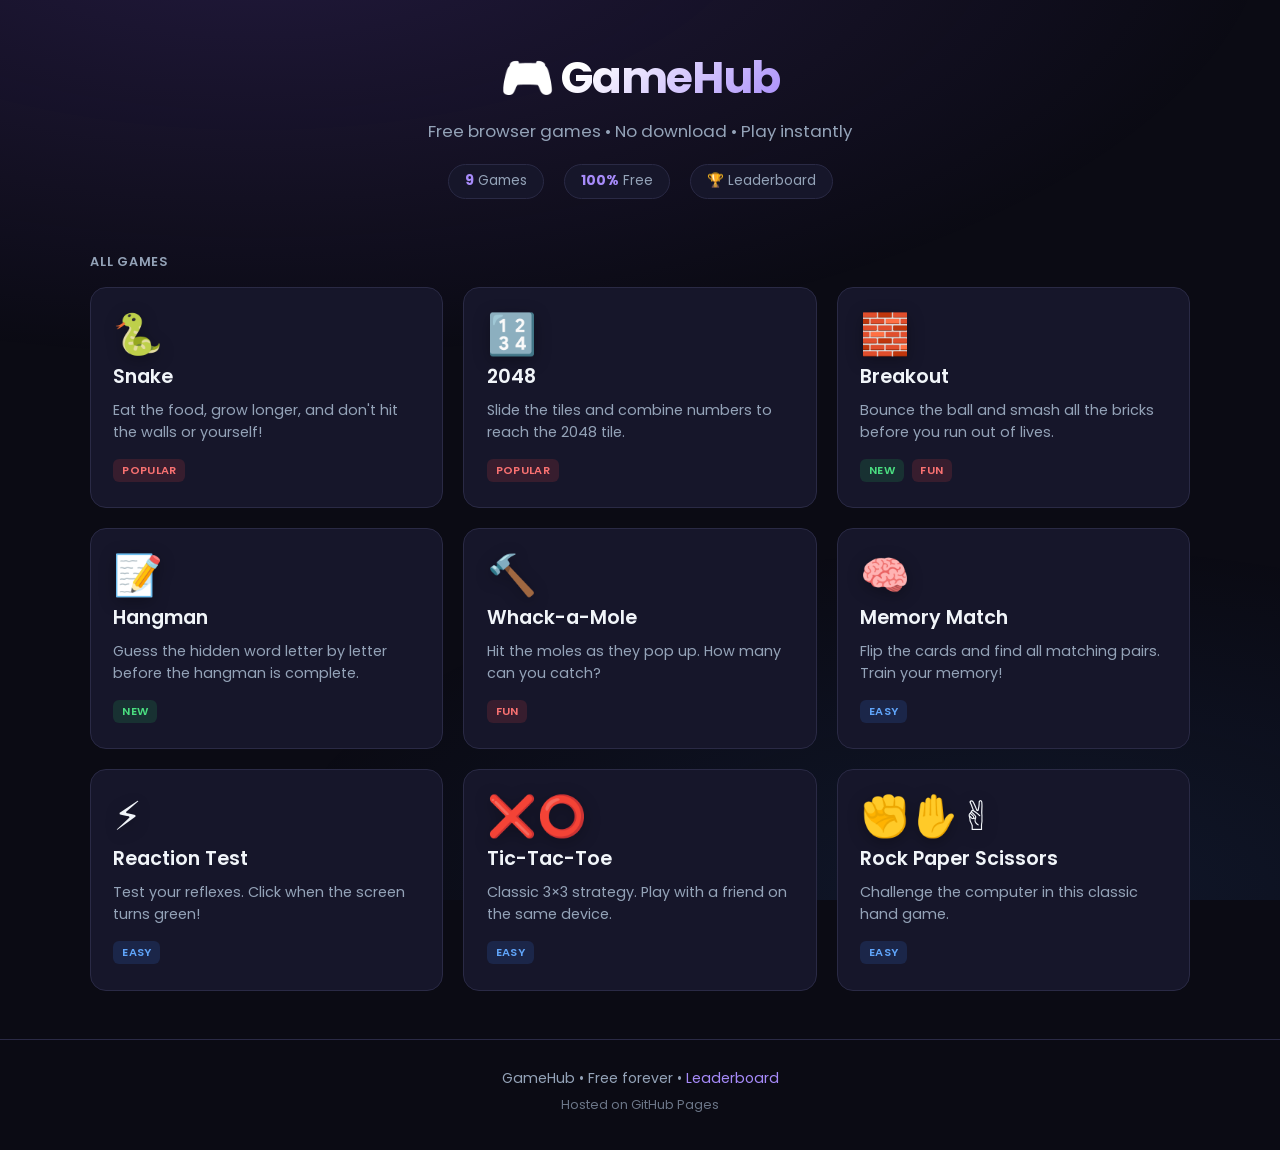
<file: index.html>
<!DOCTYPE html>
<html lang="en">
<head>
  <meta charset="UTF-8" />
  <meta name="viewport" content="width=device-width, initial-scale=1.0" />
  <title>GameHub – Free Browser Games Online</title>
  <meta name="description" content="Play free browser games online – Snake, 2048, Breakout, Hangman, Whack-a-Mole, Memory Match and more. No download required." />
  <meta name="theme-color" content="#0b0b14" />
  <meta property="og:title" content="GameHub – Free Browser Games" />
  <meta property="og:description" content="Play free classic games right in your browser. No download needed." />
  <meta property="og:type" content="website" />
  <link rel="icon" href="data:image/svg+xml,<svg xmlns='http://www.w3.org/2000/svg' viewBox='0 0 100 100'><text y='.9em' font-size='90'>🎮</text></svg>" />
  <link rel="stylesheet" href="css/style.css" />
  <link rel="preconnect" href="https://fonts.googleapis.com" />
  <link rel="preconnect" href="https://fonts.gstatic.com" crossorigin />
  <link href="https://fonts.googleapis.com/css2?family=Poppins:wght@400;600;700&display=swap" rel="stylesheet" />
</head>
<body>
  <header>
    <div class="container">
      <div class="logo">🎮 GameHub</div>
      <p class="tagline">Free browser games • No download • Play instantly</p>
      <div class="stats-bar">
        <div class="stat-pill"><strong>9</strong> Games</div>
        <div class="stat-pill"><strong>100%</strong> Free</div>
        <div class="stat-pill"><a href="leaderboard.html" style="color:inherit;text-decoration:none">🏆 Leaderboard</a></div>
      </div>
    </div>
  </header>

  <main class="container">
    <p class="section-title">All Games</p>
    <section class="games-grid">

      <a href="games/snake.html" class="game-card">
        <div class="game-icon">🐍</div>
        <h2>Snake</h2>
        <p>Eat the food, grow longer, and don't hit the walls or yourself!</p>
        <div class="card-meta">
          <span class="badge badge-hot">Popular</span>
        </div>
      </a>

      <a href="games/2048.html" class="game-card">
        <div class="game-icon">🔢</div>
        <h2>2048</h2>
        <p>Slide the tiles and combine numbers to reach the 2048 tile.</p>
        <div class="card-meta">
          <span class="badge badge-hot">Popular</span>
        </div>
      </a>

      <a href="games/breakout.html" class="game-card">
        <div class="game-icon">🧱</div>
        <h2>Breakout</h2>
        <p>Bounce the ball and smash all the bricks before you run out of lives.</p>
        <div class="card-meta">
          <span class="badge badge-new">New</span>
          <span class="badge badge-hot">Fun</span>
        </div>
      </a>

      <a href="games/hangman.html" class="game-card">
        <div class="game-icon">📝</div>
        <h2>Hangman</h2>
        <p>Guess the hidden word letter by letter before the hangman is complete.</p>
        <div class="card-meta">
          <span class="badge badge-new">New</span>
        </div>
      </a>

      <a href="games/whack.html" class="game-card">
        <div class="game-icon">🔨</div>
        <h2>Whack-a-Mole</h2>
        <p>Hit the moles as they pop up. How many can you catch?</p>
        <div class="card-meta">
          <span class="badge badge-hot">Fun</span>
        </div>
      </a>

      <a href="games/memory.html" class="game-card">
        <div class="game-icon">🧠</div>
        <h2>Memory Match</h2>
        <p>Flip the cards and find all matching pairs. Train your memory!</p>
        <div class="card-meta">
          <span class="badge badge-easy">Easy</span>
        </div>
      </a>

      <a href="games/reaction.html" class="game-card">
        <div class="game-icon">⚡</div>
        <h2>Reaction Test</h2>
        <p>Test your reflexes. Click when the screen turns green!</p>
        <div class="card-meta">
          <span class="badge badge-easy">Easy</span>
        </div>
      </a>

      <a href="games/tictactoe.html" class="game-card">
        <div class="game-icon">❌⭕</div>
        <h2>Tic-Tac-Toe</h2>
        <p>Classic 3×3 strategy. Play with a friend on the same device.</p>
        <div class="card-meta">
          <span class="badge badge-easy">Easy</span>
        </div>
      </a>

      <a href="games/rps.html" class="game-card">
        <div class="game-icon">✊✋✌️</div>
        <h2>Rock Paper Scissors</h2>
        <p>Challenge the computer in this classic hand game.</p>
        <div class="card-meta">
          <span class="badge badge-easy">Easy</span>
        </div>
      </a>

    </section>
  </main>

  <footer>
    <div class="container">
      <p>GameHub • Free forever • <a href="leaderboard.html">Leaderboard</a></p>
      <p style="margin-top:0.4rem;font-size:0.8rem;opacity:0.7">Hosted on GitHub Pages</p>
    </div>
  </footer>
</body>
</html>
</file>
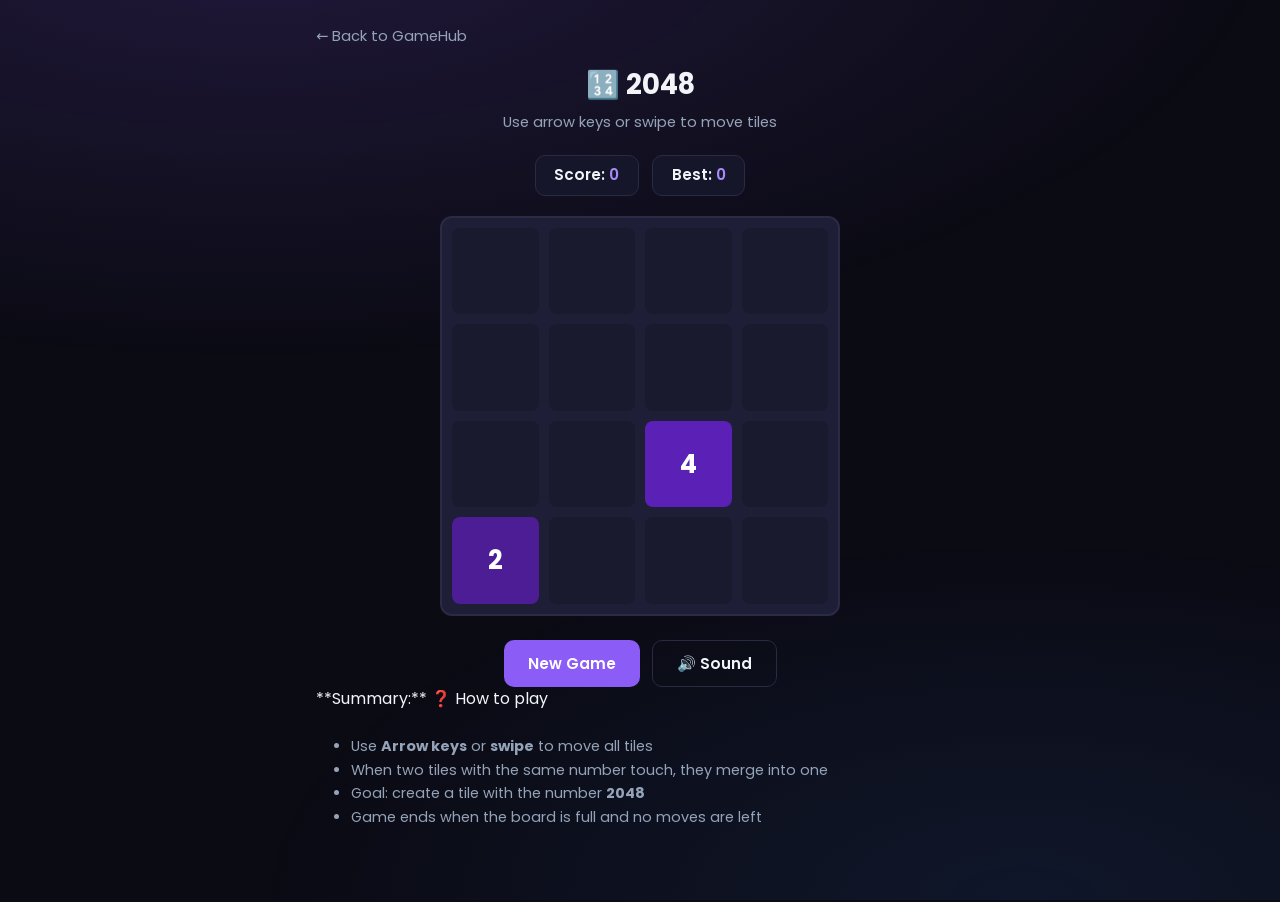
<file: games/2048.html>
<!DOCTYPE html>
<html lang="en">
<head>
  <meta charset="UTF-8" />
  <meta name="viewport" content="width=device-width, initial-scale=1.0" />
  <title>2048 – GameHub</title>
  <meta name="description" content="Play 2048 online free. Slide tiles and reach 2048!" />
  <link rel="icon" href="data:image/svg+xml,<svg xmlns='http://www.w3.org/2000/svg' viewBox='0 0 100 100'><text y='.9em' font-size='90'>🔢</text></svg>" />
  <link rel="stylesheet" href="../css/style.css" />
  <link href="https://fonts.googleapis.com/css2?family=Poppins:wght@400;600;700&display=swap" rel="stylesheet" />
  <style>
    .grid-2048 {
      display: grid;
      grid-template-columns: repeat(4, 1fr);
      gap: 10px;
      background: #1e1e36;
      padding: 10px;
      border-radius: 12px;
      width: min(400px, 90vw);
      margin: 0 auto;
      border: 2px solid #2a2a45;
    }
    .cell-2048 {
      aspect-ratio: 1;
      background: #1a1a2e;
      border-radius: 8px;
      display: flex;
      align-items: center;
      justify-content: center;
      font-size: 1.6rem;
      font-weight: 700;
      color: #fff;
    }
    .t2 { background: #4c1d95; }
    .t4 { background: #5b21b6; }
    .t8 { background: #6d28d9; }
    .t16 { background: #7c3aed; }
    .t32 { background: #8b5cf6; }
    .t64 { background: #a78bfa; color: #1a1a2e; }
    .t128 { background: #c4b5fd; color: #1a1a2e; }
    .t256 { background: #ddd6fe; color: #1a1a2e; }
    .t512 { background: #22c55e; }
    .t1024 { background: #16a34a; }
    .t2048 { background: #fbbf24; color: #1a1a2e; }
    .t4096 { background: #f59e0b; color: #1a1a2e; }
  </style>
</head>
<body>
  <div class="game-page">
    <a href="../index.html" class="back-link">← Back to GameHub</a>
    <h1>🔢 2048</h1>
    <p class="game-info">Use arrow keys or swipe to move tiles</p>

    <div class="score-bar">
      <div class="score-item">Score: <span id="score">0</span></div>
      <div class="score-item">Best: <span id="best">0</span></div>
    </div>

    <div class="grid-2048" id="grid"></div>

    <div class="controls">
      <button class="btn" id="newGame">New Game</button>
      <button class="btn btn-secondary" id="soundBtn">🔊 Sound</button>
    </div>

    **Summary:**
❓ How to play
      <div class="how-to-body">
        <ul>
          <li>Use <strong>Arrow keys</strong> or <strong>swipe</strong> to move all tiles</li>
          <li>When two tiles with the same number touch, they merge into one</li>
          <li>Goal: create a tile with the number <strong>2048</strong></li>
          <li>Game ends when the board is full and no moves are left</li>
        </ul>
      </div>
  </div>

  <script src="../js/sounds.js"></script>
  <script src="../js/leaderboard.js"></script>
  <script>
    const gridEl = document.getElementById('grid');
    document.getElementById('soundBtn').textContent = GameSounds.isEnabled() ? '🔊 Sound' : '🔇 Muted';
    document.getElementById('soundBtn').addEventListener('click', function() {
      this.textContent = GameSounds.toggle() ? '🔊 Sound' : '🔇 Muted';
    });
    const scoreEl = document.getElementById('score');
    const bestEl = document.getElementById('best');
    const newGameBtn = document.getElementById('newGame');

    let board, score, best;
    best = Number(localStorage.getItem('2048Best') || 0);
    bestEl.textContent = best;

    function emptyBoard() {
      return Array.from({ length: 4 }, () => Array(4).fill(0));
    }

    function addRandom() {
      const empty = [];
      for (let r = 0; r < 4; r++)
        for (let c = 0; c < 4; c++)
          if (board[r][c] === 0) empty.push([r, c]);
      if (!empty.length) return;
      const [r, c] = empty[Math.floor(Math.random() * empty.length)];
      board[r][c] = Math.random() < 0.9 ? 2 : 4;
    }

    function render() {
      gridEl.innerHTML = '';
      for (let r = 0; r < 4; r++) {
        for (let c = 0; c < 4; c++) {
          const val = board[r][c];
          const cell = document.createElement('div');
          cell.className = 'cell-2048' + (val ? ' t' + val : '');
          cell.textContent = val || '';
          gridEl.appendChild(cell);
        }
      }
      scoreEl.textContent = score;
      if (score > best) {
        best = score;
        localStorage.setItem('2048Best', best);
        bestEl.textContent = best;
      }
    }

    function slide(row) {
      let arr = row.filter(v => v);
      let merged = false;
      for (let i = 0; i < arr.length - 1; i++) {
        if (arr[i] === arr[i + 1]) {
          arr[i] *= 2;
          score += arr[i];
          arr[i + 1] = 0;
          merged = true;
        }
      }
      if (merged) GameSounds.eat();
      arr = arr.filter(v => v);
      while (arr.length < 4) arr.push(0);
      return arr;
    }

    function move(dir) {
      const prev = JSON.stringify(board);
      if (dir === 'left') {
        board = board.map(row => slide(row));
      } else if (dir === 'right') {
        board = board.map(row => slide(row.reverse()).reverse());
      } else if (dir === 'up') {
        for (let c = 0; c < 4; c++) {
          let col = [board[0][c], board[1][c], board[2][c], board[3][c]];
          col = slide(col);
          for (let r = 0; r < 4; r++) board[r][c] = col[r];
        }
      } else if (dir === 'down') {
        for (let c = 0; c < 4; c++) {
          let col = [board[0][c], board[1][c], board[2][c], board[3][c]];
          col = slide(col.reverse()).reverse();
          for (let r = 0; r < 4; r++) board[r][c] = col[r];
        }
      }
      if (JSON.stringify(board) !== prev) {
        addRandom();
        render();
        if (isGameOver()) {
          GameSounds.fail();
          Leaderboard.submit('2048', score, true);
          setTimeout(() => alert('Game Over! Score: ' + score), 200);
        }
      }
    }

    function isGameOver() {
      for (let r = 0; r < 4; r++)
        for (let c = 0; c < 4; c++) {
          if (board[r][c] === 0) return false;
          if (c < 3 && board[r][c] === board[r][c + 1]) return false;
          if (r < 3 && board[r][c] === board[r + 1][c]) return false;
        }
      return true;
    }

    function init() {
      board = emptyBoard();
      score = 0;
      addRandom();
      addRandom();
      render();
    }

    document.addEventListener('keydown', e => {
      if (e.key === 'ArrowLeft') move('left');
      if (e.key === 'ArrowRight') move('right');
      if (e.key === 'ArrowUp') move('up');
      if (e.key === 'ArrowDown') move('down');
    });

    let touchStartX, touchStartY;
    document.addEventListener('touchstart', e => {
      touchStartX = e.touches[0].clientX;
      touchStartY = e.touches[0].clientY;
    }, { passive: true });
    document.addEventListener('touchend', e => {
      if (!touchStartX) return;
      const dx = e.changedTouches[0].clientX - touchStartX;
      const dy = e.changedTouches[0].clientY - touchStartY;
      if (Math.abs(dx) > Math.abs(dy)) {
        if (dx > 30) move('right');
        else if (dx < -30) move('left');
      } else {
        if (dy > 30) move('down');
        else if (dy < -30) move('up');
      }
      touchStartX = null;
    });

    newGameBtn.addEventListener('click', init);
    init();
  </script>
</body>
</html>
</file>
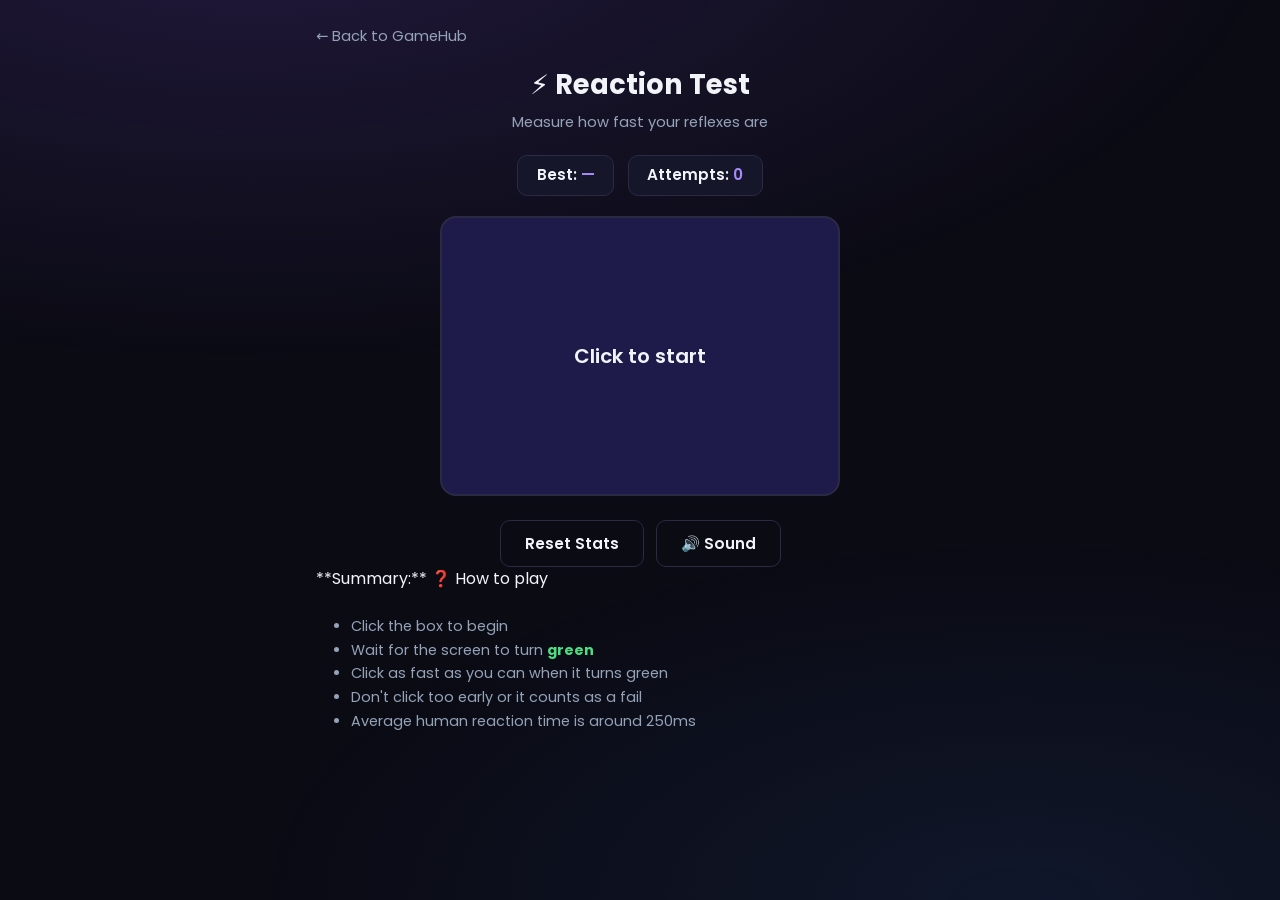
<file: games/reaction.html>
<!DOCTYPE html>
<html lang="en">
<head>
  <meta charset="UTF-8" />
  <meta name="viewport" content="width=device-width, initial-scale=1.0" />
  <title>Reaction Test – GameHub</title>
  <meta name="description" content="Test your reaction time online. Click when the screen turns green!" />
  <link rel="icon" href="data:image/svg+xml,<svg xmlns='http://www.w3.org/2000/svg' viewBox='0 0 100 100'><text y='.9em' font-size='90'>⚡</text></svg>" />
  <link rel="stylesheet" href="../css/style.css" />
  <link href="https://fonts.googleapis.com/css2?family=Poppins:wght@400;600;700&display=swap" rel="stylesheet" />
  <style>
    .reaction-box {
      width: min(400px, 90vw);
      height: 280px;
      border-radius: 16px;
      display: flex;
      align-items: center;
      justify-content: center;
      text-align: center;
      font-size: 1.25rem;
      font-weight: 600;
      cursor: pointer;
      user-select: none;
      transition: background 0.15s;
      border: 2px solid var(--border);
      margin: 0 auto;
      padding: 1.5rem;
      line-height: 1.4;
    }
    .state-wait { background: #1e1b4b; }
    .state-ready { background: #7f1d1d; }
    .state-go { background: #14532d; }
    .state-result { background: #1e1b4b; }
    .result-ms {
      font-size: 2.4rem;
      color: var(--accent2);
      display: block;
      margin-bottom: 0.4rem;
    }
  </style>
</head>
<body>
  <div class="game-page">
    <a href="../index.html" class="back-link">← Back to GameHub</a>
    <h1>⚡ Reaction Test</h1>
    <p class="game-info">Measure how fast your reflexes are</p>

    <div class="score-bar">
      <div class="score-item">Best: <span id="best">—</span></div>
      <div class="score-item">Attempts: <span id="attempts">0</span></div>
    </div>

    <div class="reaction-box state-wait" id="box">
      Click to start
    </div>

    <div class="controls">
      <button class="btn btn-secondary" id="resetBtn">Reset Stats</button>
      <button class="btn btn-secondary" id="soundBtn">🔊 Sound</button>
    </div>

    **Summary:**
❓ How to play
      <div class="how-to-body">
        <ul>
          <li>Click the box to begin</li>
          <li>Wait for the screen to turn <strong style="color:#4ade80">green</strong></li>
          <li>Click as fast as you can when it turns green</li>
          <li>Don't click too early or it counts as a fail</li>
          <li>Average human reaction time is around 250ms</li>
        </ul>
      </div>
  </div>

  <script src="../js/sounds.js"></script>
  <script src="../js/leaderboard.js"></script>
  <script>
    const box = document.getElementById('box');
    const bestEl = document.getElementById('best');
    const attemptsEl = document.getElementById('attempts');
    const resetBtn = document.getElementById('resetBtn');
    const soundBtn = document.getElementById('soundBtn');
    soundBtn.textContent = GameSounds.isEnabled() ? '🔊 Sound' : '🔇 Muted';
    soundBtn.addEventListener('click', () => {
      soundBtn.textContent = GameSounds.toggle() ? '🔊 Sound' : '🔇 Muted';
    });

    let state = 'wait';
    let startTime = 0;
    let timeoutId = null;
    let best = localStorage.getItem('reactionBest');
    let attempts = Number(localStorage.getItem('reactionAttempts') || 0);

    if (best) bestEl.textContent = best + ' ms';
    attemptsEl.textContent = attempts;

    function setState(s, html) {
      state = s;
      box.className = 'reaction-box state-' + s;
      box.innerHTML = html;
    }

    function startReady() {
      setState('ready', 'Wait for green...');
      const delay = 1200 + Math.random() * 2800;
      timeoutId = setTimeout(() => {
        startTime = performance.now();
        setState('go', 'CLICK!');
      }, delay);
    }

    box.addEventListener('click', () => {
      if (state === 'wait' || state === 'result') {
        GameSounds.click();
        startReady();
      } else if (state === 'ready') {
        clearTimeout(timeoutId);
        GameSounds.fail();
        setState('result', '<span class="result-ms">Too early!</span>Click to try again');
      } else if (state === 'go') {
        const ms = Math.round(performance.now() - startTime);
        attempts++;
        localStorage.setItem('reactionAttempts', attempts);
        attemptsEl.textContent = attempts;
        GameSounds.success();
        Leaderboard.submit('reaction', ms, false);

        if (!best || ms < Number(best)) {
          best = ms;
          localStorage.setItem('reactionBest', best);
          bestEl.textContent = best + ' ms';
        }

        let msg = ms + ' ms';
        if (ms < 150) msg += ' 🔥 Superhuman!';
        else if (ms < 200) msg += ' ⚡ Excellent!';
        else if (ms < 250) msg += ' 👍 Good';
        else if (ms < 350) msg += ' Average';
        else msg += ' Keep practicing';

        setState('result', `<span class="result-ms">\( {ms} ms</span> \){msg}<br><small style="opacity:0.7">Click to try again</small>`);
      }
    });

    resetBtn.addEventListener('click', () => {
      localStorage.removeItem('reactionBest');
      localStorage.removeItem('reactionAttempts');
      best = null;
      attempts = 0;
      bestEl.textContent = '—';
      attemptsEl.textContent = '0';
      clearTimeout(timeoutId);
      setState('wait', 'Click to start');
    });
  </script>
</body>
</html>
</file>
<file: css/style.css>
:root {
  --bg: #0b0b14;
  --bg2: #12121f;
  --card: #16162a;
  --card-hover: #1e1e36;
  --border: #2a2a45;
  --accent: #8b5cf6;
  --accent2: #a78bfa;
  --accent-dim: rgba(139, 92, 246, 0.15);
  --text: #f1f5f9;
  --muted: #94a3b8;
  --success: #22c55e;
  --danger: #ef4444;
  --warning: #fbbf24;
  --radius: 16px;
  --shadow: 0 8px 32px rgba(0, 0, 0, 0.4);
}

* {
  margin: 0;
  padding: 0;
  box-sizing: border-box;
}

html {
  scroll-behavior: smooth;
}

body {
  font-family: 'Poppins', system-ui, -apple-system, sans-serif;
  background: var(--bg);
  color: var(--text);
  min-height: 100vh;
  line-height: 1.5;
  overflow-x: hidden;
}

body::before {
  content: '';
  position: fixed;
  inset: 0;
  background:
    radial-gradient(ellipse 80% 50% at 20% -10%, rgba(139, 92, 246, 0.18), transparent),
    radial-gradient(ellipse 60% 40% at 80% 100%, rgba(59, 130, 246, 0.1), transparent);
  pointer-events: none;
  z-index: 0;
}

.container {
  width: min(1100px, 92%);
  margin: 0 auto;
  position: relative;
  z-index: 1;
}

header {
  padding: 2.8rem 0 1.8rem;
  text-align: center;
}

.logo {
  display: inline-flex;
  align-items: center;
  gap: 0.6rem;
  font-size: clamp(2rem, 5vw, 2.75rem);
  font-weight: 700;
  letter-spacing: -0.03em;
  background: linear-gradient(135deg, #fff 30%, var(--accent2));
  -webkit-background-clip: text;
  -webkit-text-fill-color: transparent;
  background-clip: text;
}

.tagline {
  color: var(--muted);
  margin-top: 0.5rem;
  font-size: 1.05rem;
}

.stats-bar {
  display: flex;
  justify-content: center;
  gap: 1.25rem;
  margin-top: 1.25rem;
  flex-wrap: wrap;
}

.stat-pill {
  background: var(--card);
  border: 1px solid var(--border);
  padding: 0.4rem 1rem;
  border-radius: 999px;
  font-size: 0.85rem;
  color: var(--muted);
}

.stat-pill strong {
  color: var(--accent2);
}

.section-title {
  font-weight: 600;
  margin: 1.5rem 0 1rem;
  color: var(--muted);
  text-transform: uppercase;
  letter-spacing: 0.06em;
  font-size: 0.8rem;
}

.games-grid {
  display: grid;
  grid-template-columns: repeat(auto-fill, minmax(280px, 1fr));
  gap: 1.25rem;
  padding-bottom: 3rem;
}

.game-card {
  background: var(--card);
  border: 1px solid var(--border);
  border-radius: var(--radius);
  padding: 1.6rem 1.4rem;
  text-decoration: none;
  color: inherit;
  transition: transform 0.22s ease, border-color 0.22s ease, box-shadow 0.22s ease, background 0.22s;
  display: flex;
  flex-direction: column;
  gap: 0.55rem;
  position: relative;
  overflow: hidden;
}

.game-card::before {
  content: '';
  position: absolute;
  inset: 0;
  background: linear-gradient(135deg, var(--accent-dim), transparent 60%);
  opacity: 0;
  transition: opacity 0.22s;
}

.game-card:hover {
  transform: translateY(-6px);
  border-color: var(--accent);
  box-shadow: 0 16px 40px rgba(139, 92, 246, 0.22);
  background: var(--card-hover);
}

.game-card:hover::before {
  opacity: 1;
}

.game-card > * {
  position: relative;
  z-index: 1;
}

.game-icon {
  font-size: 2.5rem;
  line-height: 1;
  filter: drop-shadow(0 4px 8px rgba(0,0,0,0.3));
}

.game-card h2 {
  font-size: 1.2rem;
  font-weight: 600;
}

.game-card p {
  color: var(--muted);
  font-size: 0.9rem;
  flex: 1;
}

.card-meta {
  display: flex;
  gap: 0.5rem;
  margin-top: 0.4rem;
}

.badge {
  font-size: 0.7rem;
  font-weight: 600;
  padding: 0.2rem 0.55rem;
  border-radius: 6px;
  text-transform: uppercase;
  letter-spacing: 0.03em;
}

.badge-new {
  background: rgba(34, 197, 94, 0.15);
  color: #4ade80;
}

.badge-hot {
  background: rgba(239, 68, 68, 0.15);
  color: #f87171;
}

.badge-easy {
  background: rgba(59, 130, 246, 0.15);
  color: #60a5fa;
}

footer {
  text-align: center;
  padding: 1.75rem 0 2.25rem;
  color: var(--muted);
  font-size: 0.88rem;
  border-top: 1px solid var(--border);
  position: relative;
  z-index: 1;
}

footer a {
  color: var(--accent2);
  text-decoration: none;
}

.game-page {
  max-width: 680px;
  margin: 0 auto;
  padding: 1.5rem 1rem 3.5rem;
  position: relative;
  z-index: 1;
}

.back-link {
  display: inline-flex;
  align-items: center;
  gap: 0.4rem;
  color: var(--muted);
  text-decoration: none;
  font-size: 0.92rem;
  margin-bottom: 1.1rem;
  transition: color 0.15s;
}

.back-link:hover {
  color: var(--accent2);
}

.game-page h1 {
  font-size: 1.7rem;
  margin-bottom: 0.35rem;
  text-align: center;
}

.game-info {
  text-align: center;
  color: var(--muted);
  margin-bottom: 1.35rem;
  font-size: 0.92rem;
}

.score-bar {
  display: flex;
  justify-content: center;
  gap: 0.85rem;
  margin-bottom: 1.25rem;
  flex-wrap: wrap;
}

.score-item {
  background: var(--card);
  padding: 0.5rem 1.15rem;
  border-radius: 10px;
  font-weight: 600;
  border: 1px solid var(--border);
  font-size: 0.95rem;
}

.score-item span {
  color: var(--accent2);
}

.btn {
  background: var(--accent);
  color: white;
  border: none;
  padding: 0.7rem 1.5rem;
  border-radius: 10px;
  font-family: inherit;
  font-weight: 600;
  font-size: 0.95rem;
  cursor: pointer;
  transition: background 0.15s, transform 0.1s;
}

.btn:hover {
  background: #7c3aed;
}

.btn:active {
  transform: scale(0.97);
}

.btn-secondary {
  background: transparent;
  border: 1px solid var(--border);
  color: var(--text);
}

.btn-secondary:hover {
  background: var(--card-hover);
  border-color: #3f3f5a;
}

.controls {
  display: flex;
  justify-content: center;
  gap: 0.75rem;
  margin-top: 1.5rem;
  flex-wrap: wrap;
}

.board-wrap {
  display: flex;
  justify-content: center;
  position: relative;
}

.how-to {
  margin-top: 2rem;
  background: var(--card);
  border: 1px solid var(--border);
  border-radius: 12px;
  overflow: hidden;
}

.how-to summary {
  padding: 0.9rem 1.1rem;
  cursor: pointer;
  font-weight: 600;
  font-size: 0.92rem;
  color: var(--muted);
  list-style: none;
  display: flex;
  align-items: center;
  gap: 0.5rem;
}

.how-to summary::-webkit-details-marker { display: none; }

.how-to[open] summary {
  color: var(--text);
  border-bottom: 1px solid var(--border);
}

.how-to-body {
  padding: 1rem 1.1rem;
  font-size: 0.9rem;
  color: var(--muted);
  line-height: 1.65;
}

.how-to-body ul {
  margin: 0.5rem 0 0 1.1rem;
}

@media (max-width: 480px) {
  .games-grid {
    grid-template-columns: 1fr;
  }
  .game-page h1 {
    font-size: 1.45rem;
  }
}
</file>
